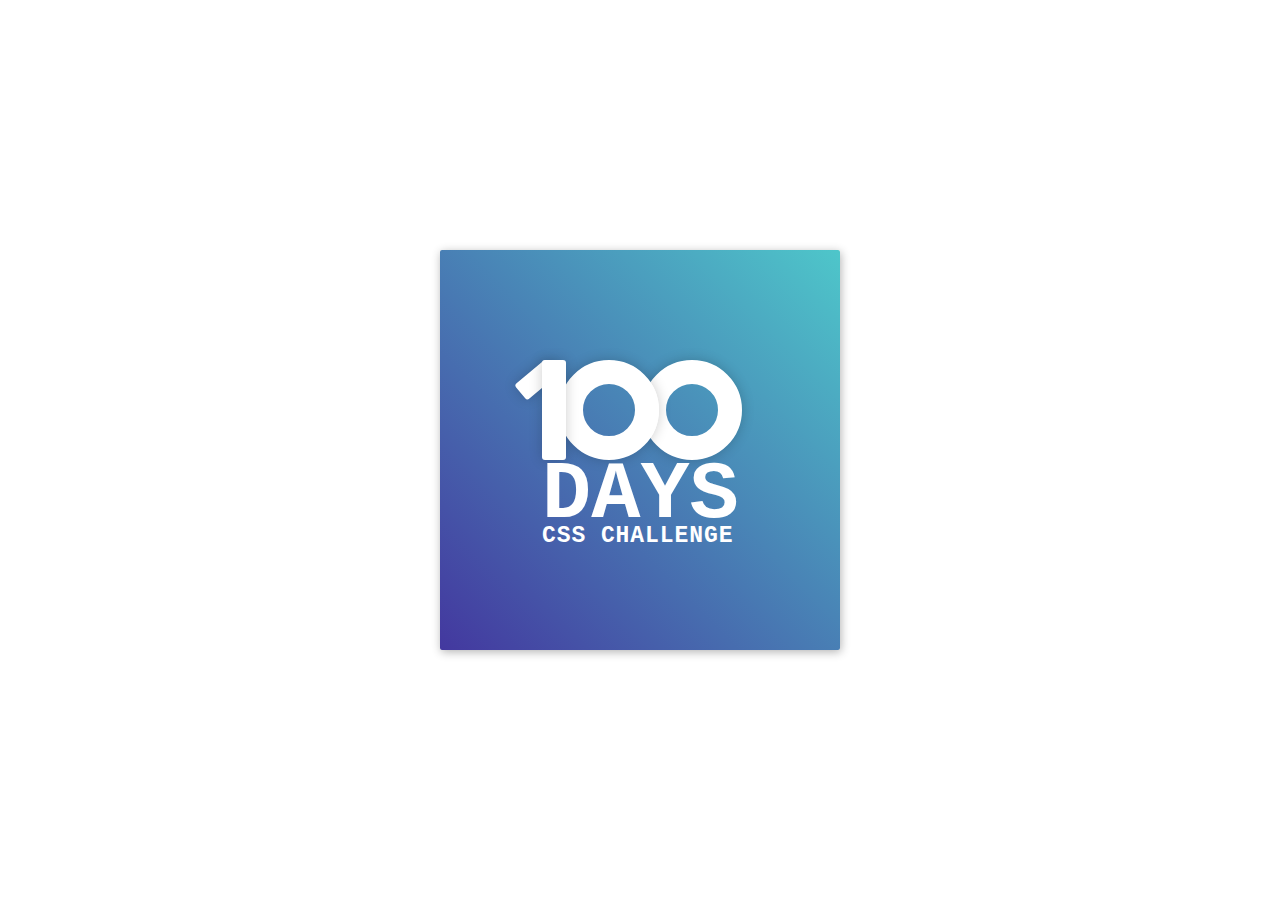
<file: Day 001/index.html>
<!DOCTYPE html>
<html lang="en">
<head>
    <meta charset="UTF-8">
    <meta name="viewport" content="width=device-width, initial-scale=1.0">
    <title>Day 001 1️⃣</title>
    <link rel="stylesheet" href="style.css">
</head>
<body>
    <div class="container">
        <div class="center">
            <div class="number">
                <div class="one-one"></div>
                <div class="one-two"></div>
                <div class="zero-one"></div>
                <div class="zero-two"></div>
            </div>
            <div class="days">Days</div>
            <div class="css">CSS CHALLENGE</div>
        </div>
    </div>
</body>
</html>
</file>
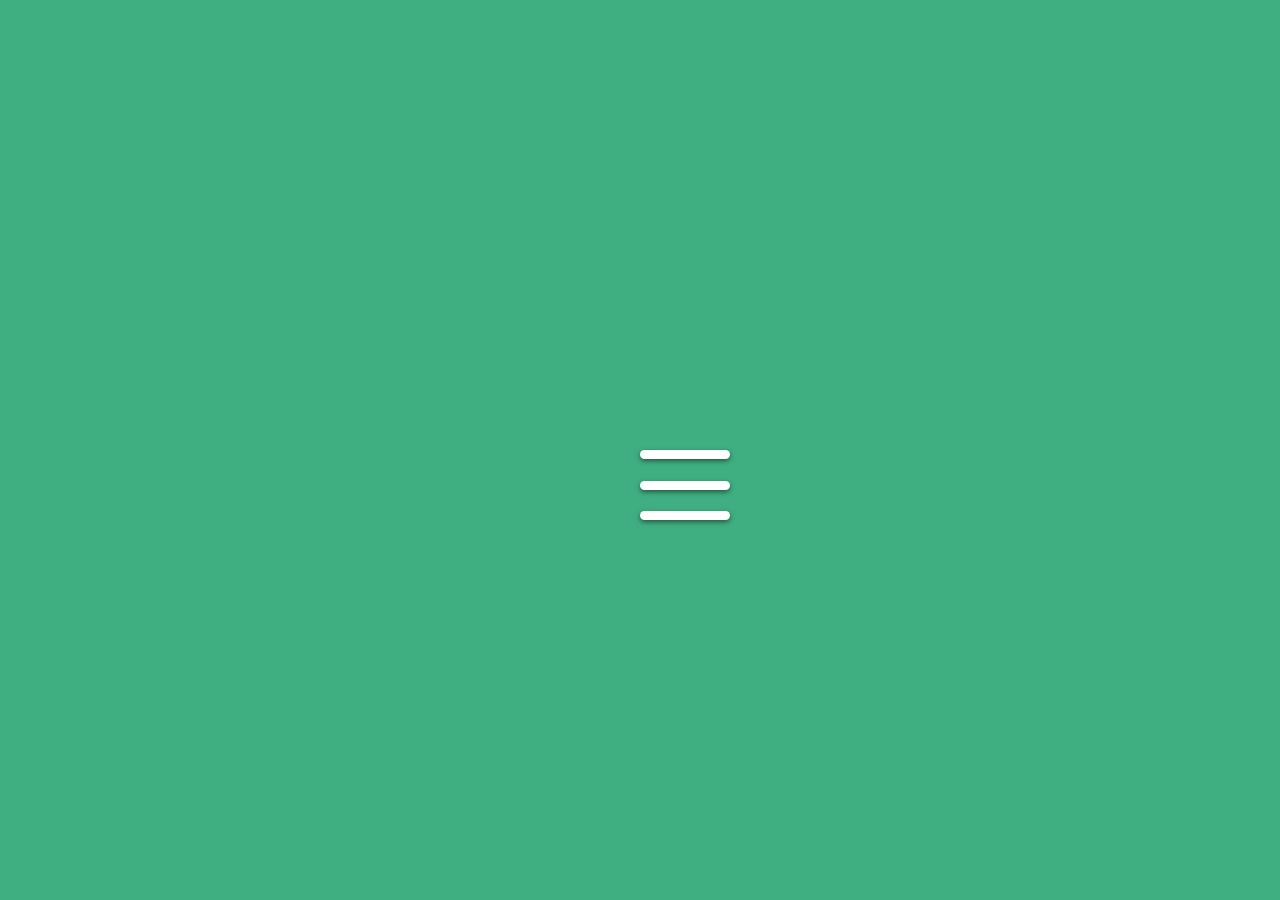
<file: Day 002/index.html>
<!DOCTYPE html>
<html lang="en">
<head>
  <meta charset="UTF-8">
  <meta name="viewport" content="width=device-width, initial-scale=1.0">
  <title>Hamburger Menu 🍔</title>
  <link rel="stylesheet" href="style.css">
  <script src="script.js" defer></script>
</head>
<body>
  <div class="menu-icon" id="menuIcon">
    <div class="wrapper">
      <div class="line top"></div>
      <div class="line middle"></div>
      <div class="line bottom"></div>
    </div>
  </div>
</body>
</html>
</file>
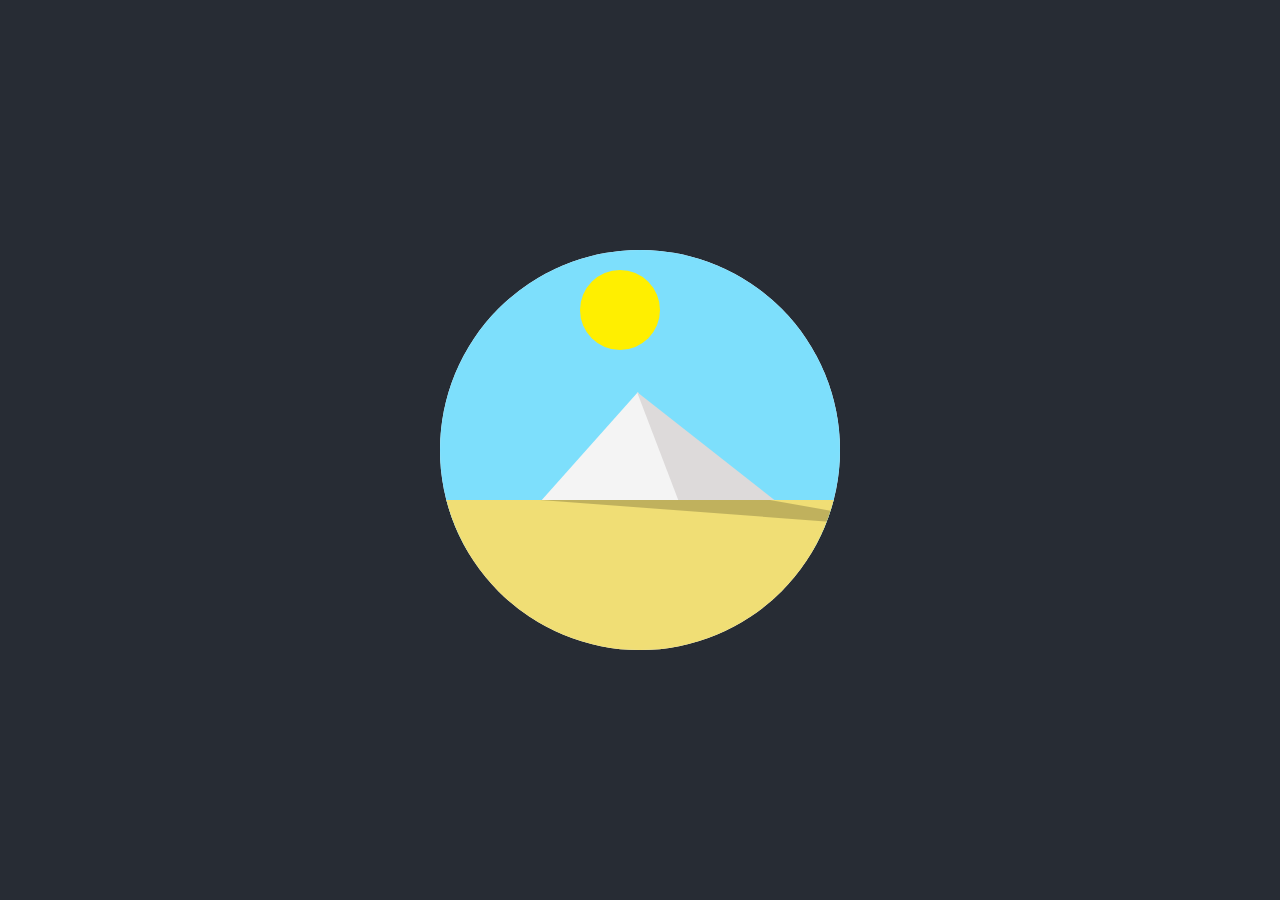
<file: Day 003/index.html>
<!DOCTYPE html>
<html lang="en">
<head>
    <meta charset="UTF-8">
    <meta name="viewport" content="width=device-width, initial-scale=1.0">
    <title>Pyramid 📐</title>
    <link rel="stylesheet" href="style.css">
</head>
<body>
    <div class="container">
        <div class="sky"></div>
        <div class="sun"></div>
        <div class="left-side"></div>
        <div class="right-side"></div>
        <div class="ground"></div>
        <div class="shadow"></div>
    </div>
</body>
</html>
</file>
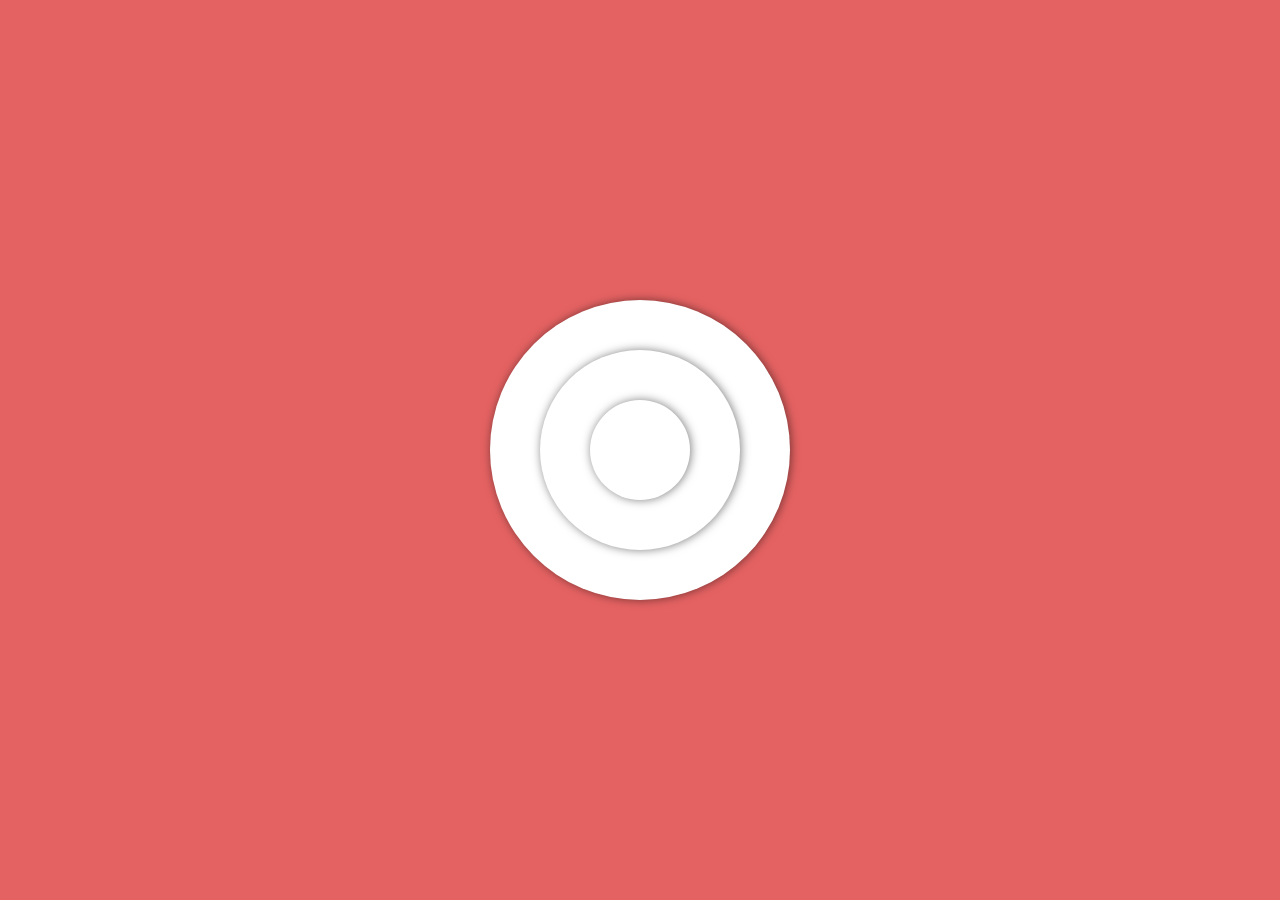
<file: Day 004/index.html>
<!DOCTYPE html>
<html lang="en">
<head>
    <meta charset="UTF-8">
    <meta name="viewport" content="width=device-width, initial-scale=1.0">
    <title>Animation 💢</title>
    <link rel="stylesheet" href="style.css">
</head>
<body>
    <div class="container">
        <div class="circle1"></div>
        <div class="circle2"></div>
        <div class="circle3"></div>
    </div>
</body>
</html>
</file>
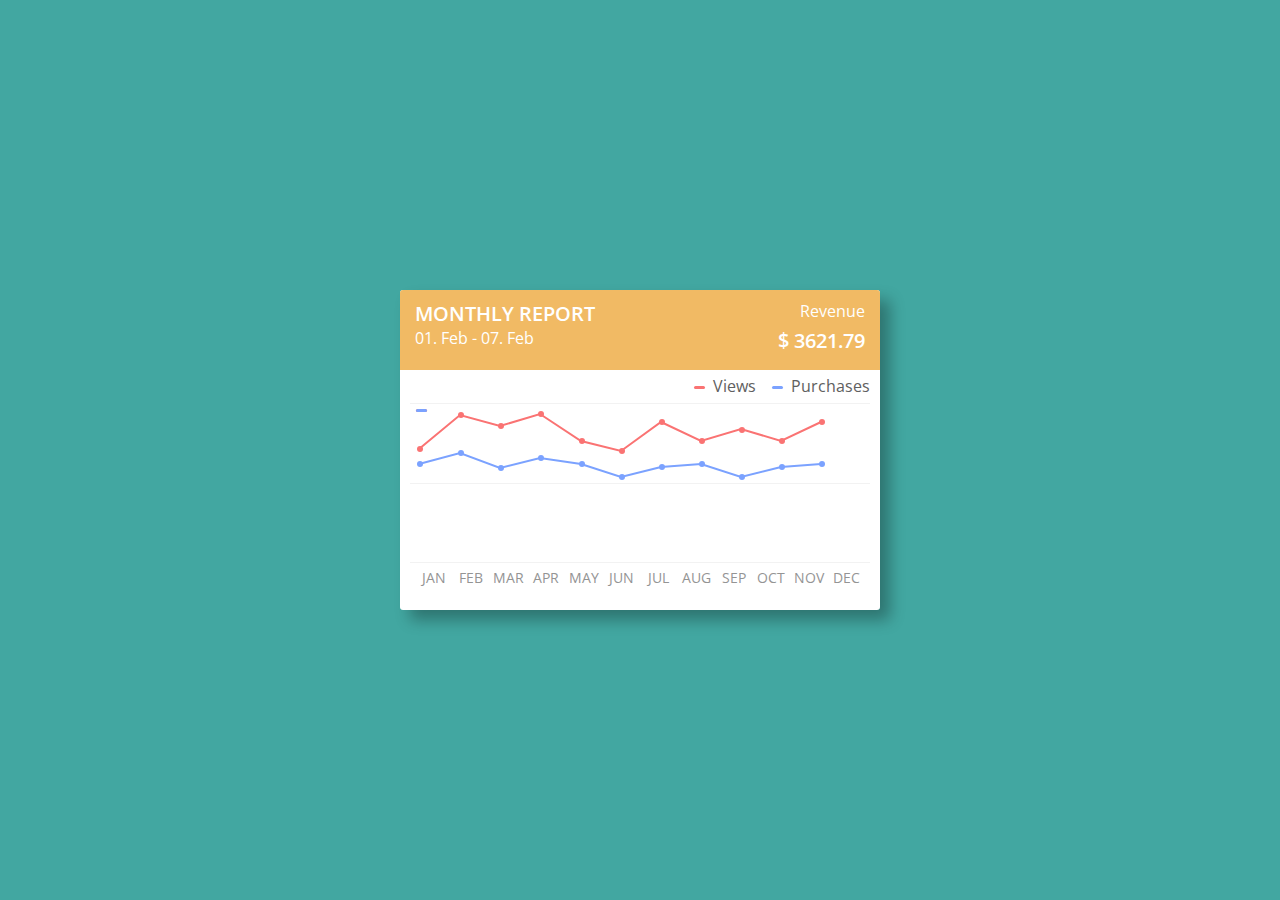
<file: Day 005/index.html>
<!DOCTYPE html>
<html lang="en">
  <head>
    <meta charset="UTF-8" />
    <meta name="viewport" content="width=device-width, initial-scale=1.0" />
    <title>Statistic 📊</title>
    <link rel="stylesheet" href="style.css" />
  </head>
  <body>
    <div class="container">
      <div class="headBar">
        <div class="info">
          <h3 class="title big">Monthly Report</h3>
          <p class="type small">Revenue</p>
          <p class="date small">01. Feb - 07. Feb</p>
          <p class="amount big">$ 3621.79</p>
        </div>
      </div>
      <div class="keys">
        <div class="key">
          <p class="red">Views</p>
        </div>
        <div class="key">
          <p class="blue">Purchases</p>
        </div>
      </div>
      <div class="statistic">
        <div class="line-1"></div>
        <div class="line-2"></div>
        <div class="line-3"></div>
        <div class="data red">
          <svg>
            <polyline
              points="9,46 50,12 90,23 130,11 171,38 211,48 251,19 291,38 331,26 371,38 411,19"
            ></polyline>
          </svg>
          <div class="points">
            <div class="point-1">
              <div class="tooltip">458</div>
            </div>
            <div class="point-2">
              <div class="tooltip">812</div>
            </div>
            <div class="point-3">
              <div class="tooltip">746</div>
            </div>
            <div class="point-4">
              <div class="tooltip">877</div>
            </div>
            <div class="point-5">
              <div class="tooltip">517</div>
            </div>
            <div class="point-6">
              <div class="tooltip">434</div>
            </div>
            <div class="point-7">
              <div class="tooltip">458</div>
            </div>
            <div class="point-8">
              <div class="tooltip">440</div>
            </div>
            <div class="point-9">
              <div class="tooltip">444</div>
            </div>
            <div class="point-10">
              <div class="tooltip">440</div>
            </div>
            <div class="point-11">
              <div class="tooltip">456</div>
            </div>
          </div>
        </div>
        <div class="data blue">
          <svg>
            <polyline
              points="9,61 50,50 90,65 130,55 171,61 211,74 251,64 291,61 331,74 371,64 411,61"
            ></polyline>
          </svg>
          <div class="points">
            <div class="point-1">
              <div class="tooltip">26</div>
            </div>
            <div class="point-2">
              <div class="tooltip">41</div>
            </div>
            <div class="point-3">
              <div class="tooltip">22</div>
            </div>
            <div class="point-4">
              <div class="tooltip">36</div>
            </div>
            <div class="point-5">
              <div class="tooltip">25</div>
            </div>
            <div class="point-6">
              <div class="tooltip">13</div>
            </div>
            <div class="point-7">
              <div class="tooltip">20</div>
            </div>
            <div class="point-8">
              <div class="tooltip">26</div>
            </div>
            <div class="point-9">
              <div class="tooltip">14</div>
            </div>
            <div class="point-10">
              <div class="tooltip">20</div>
            </div>
            <div class="point-11">
              <div class="tooltip">26</div>
            </div>
          </div>
        </div>
      </div>
      <div class="months">
        <span class="month">Jan</span>
        <span class="month">Feb</span>
        <span class="month">Mar</span>
        <span class="month">Apr</span>
        <span class="month">May</span>
        <span class="month">Jun</span>
        <span class="month">Jul</span>
        <span class="month">Aug</span>
        <span class="month">Sep</span>
        <span class="month">Oct</span>
        <span class="month">Nov</span>
        <span class="month">Dec</span>
      </div>
    </div>
  </body>
</html>
</file>
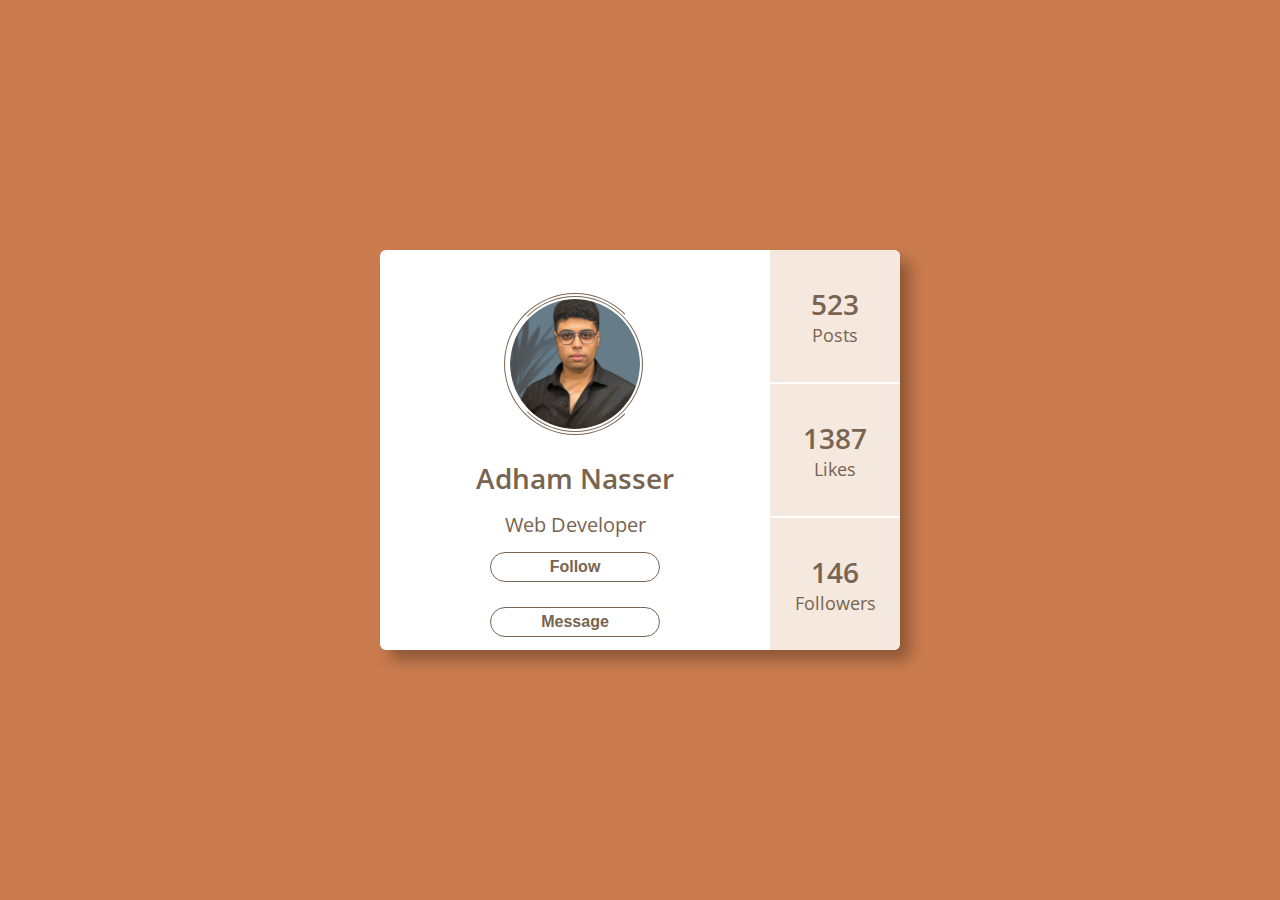
<file: Day 006/index.html>
<!DOCTYPE html>
<html lang="en">
  <head>
    <meta charset="UTF-8" />
    <meta name="viewport" content="width=device-width, initial-scale=1.0" />
    <title>Semi-Profile 🪪</title>
    <link rel="stylesheet" href="style.css" />
  </head>
  <body>
    <div class="container">
      <div class="left-side">
        <div class="wrapper">
          <div class="img">
            <div class="circle1"></div>
            <div class="circle2"></div>
            <img src="me.png" alt="" />
          </div>
          <h1 class="name">Adham Nasser</h1>
          <p class="job">Web Developer</p>
          <button>Follow</button>
          <button>Message</button>
        </div>
      </div>
      <div class="right-side">
        <div class="cards">
          <div class="card">
            <h2>523</h2>
            <p>Posts</p>
          </div>
          <div class="card">
            <h2>1387</h2>
            <p>Likes</p>
          </div>
          <div class="card">
            <h2>146</h2>
            <p>Followers</p>
          </div>
        </div>
      </div>
    </div>
  </body>
</html>
</file>
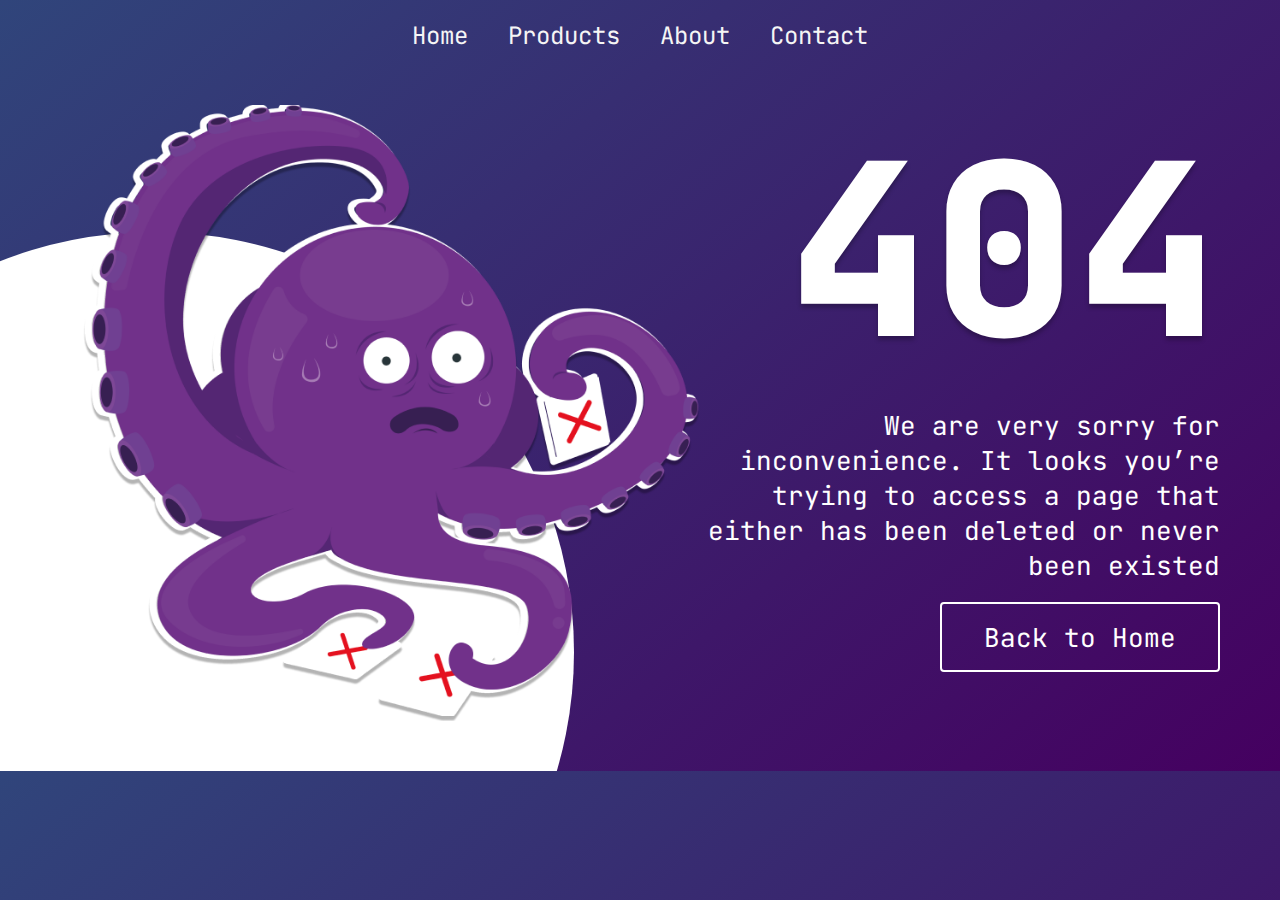
<file: Day 008/index.html>
<!DOCTYPE html>
<html lang="en">
  <head>
    <meta charset="UTF-8" />
    <meta name="viewport" content="width=device-width, initial-scale=1.0" />
    <title>404 Page ⛔</title>
    <link rel="stylesheet" href="style.css" />
  </head>
  <body>
    <header>
      <nav>
        <ul>
          <li><a href="#">Home</a></li>
          <li><a href="#">Products</a></li>
          <li><a href="#">About</a></li>
          <li><a href="#">Contact</a></li>
        </ul>
      </nav>
    </header>

    <div class="left-side">
      <div class="circle"></div>
      <div class="img">
        <img src="./Image.png" alt="" />
      </div>
    </div>

    <div class="right-side">
      <h1>404</h1>
      <p>
        We are very sorry for inconvenience. It looks you’re trying to access a
        page that either has been deleted or never been existed
      </p>
      <button>Back to Home</button>
    </div>
  </body>
</html>
</file>
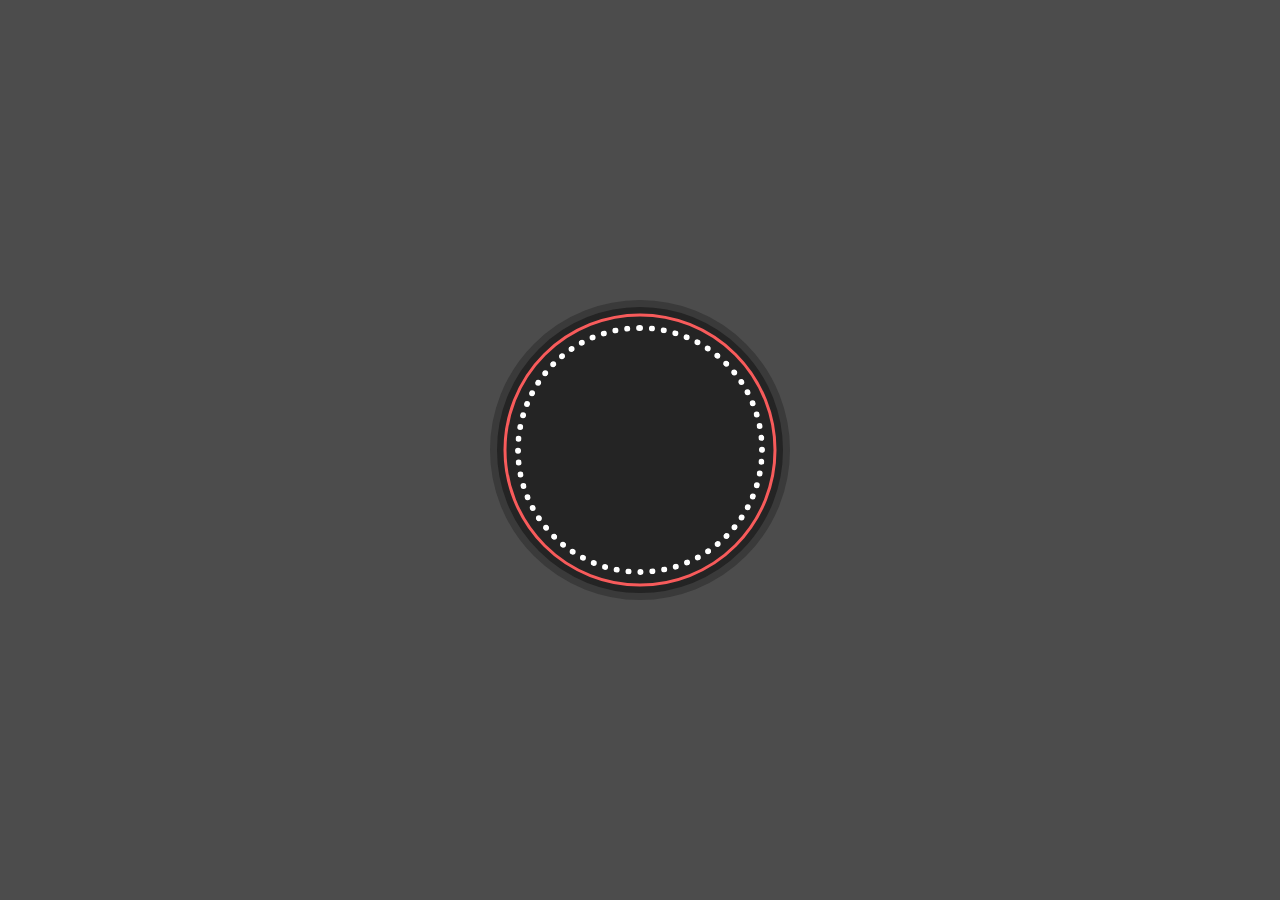
<file: Day 009/index.html>
<!DOCTYPE html>
<html lang="en">
  <head>
    <meta charset="UTF-8" />
    <meta name="viewport" content="width=device-width, initial-scale=1.0" />
    <title>Clock 🕰️</title>
    <link rel="stylesheet" href="style.css" />
    <script src="script.js" defer></script>
  </head>
  <body>
    <div class="container">
      <div class="spinner">
        <svg width="100%" height="100%">
          <circle cx="50%" cy="50%" r="135"></circle>
        </svg>
      </div>
      <div class="dots">
        <div class="info">
          <div class="date"></div>
          <div class="time"></div>
        </div>
      </div>
    </div>
  </body>
</html>
</file>
<file: Day 001/style.css>
* {
  padding: 0;
  margin: 0;
  box-sizing: border-box;
  font-family: "Courier New", "Courier", sans-serif;
}

body {
  display: flex;
  justify-content: center;
  align-items: center;
  height: 100vh;
}

.container {
  position: relative;
  width: 400px;
  height: 400px;
  display: flex;
  justify-content: center;
  align-items: center;
  background: #43389f;
  background: linear-gradient(to top right, #43389f 0%, #4ec6ca 100%);
  border-radius: 2px;
  box-shadow: 1px 2px 10px 0px rgba(0, 0, 0, 0.3);
  color: #fff;
}

.center {
  position: absolute;
  top: 50.8%;
  left: 50.5%;
  transform: translate(-50%, -50%);
}

.number {
  position: relative;
  height: 100px;
  width: 200px;
}

.one-one {
  position: absolute;
  z-index: 1;
  top: 0;
  left: -16px;
  height: 40px;
  width: 20px;
  background: #fff;
  border-radius: 3px;
  transform: rotate(50deg);
  box-shadow: 0 0 13px 0 rgba(0, 0, 0, 0.2);
}

.one-two {
  position: absolute;
  z-index: 10;
  top: 0;
  left: 0px;
  height: 100px;
  width: 24px;
  background: #fff;
  border-radius: 3px;
  box-shadow: 0 0 13px 0 rgba(0, 0, 0, 0.2);
}

.zero-one,
.zero-two {
  position: absolute;
  z-index: 8;
  top: 0;
  left: 17px;
  box-sizing: border-box;
  height: 100px;
  width: 100px;
  border-radius: 50%;
  border: 24px solid #fff;
  box-shadow: 0 0 13px 0 rgba(0, 0, 0, 0.2);
}

.zero-two {
  z-index: 6;
  left: 100px;
}

.days {
  position: relative;
  z-index: 20;
  display: block;
  font-size: 82px;
  line-height: 60px;
  text-transform: uppercase;
  font-weight: 700;
  margin-top: 6px;
}

.css {
  position: relative;
  z-index: 20;
  display: block;
  font-size: 23px;
  line-height: 20px;
  text-transform: uppercase;
  font-weight: 700;
  letter-spacing: 0.04em;
}
</file>
<file: Day 002/style.css>
* {
  margin: 0;
  padding: 0;
  box-sizing: border-box;
}

body {
  background-color: #3faf82;
}

.menu-icon {
  position: absolute;
  top: 50%;
  left: 50%;
  z-index: 1000;
  cursor: pointer;
}

.wrapper {
  width: 90px;
  height: 70px;
  display: flex;
  flex-direction: column;
  justify-content: space-between;
  align-items: center;
}

.line {
  width: 100%;
  height: 9px;
  background-color: #fff;
  border-radius: 5px;
  transition: transform 0.3s ease-in-out;
  box-shadow: 0 2px 5px rgba(0, 0, 0, 0.5);
}

.top {
  animation: animate-line-1-rev 0.7s ease-in-out;
}

.middle {
  margin: 14px 0;
  animation: animate-line-2-rev 0.7s ease-in-out;
}

.bottom {
  animation: animate-line-3-rev 0.7s ease-in-out;
}

.menu-icon.active .top {
  animation: animate-line-1 0.7s cubic-bezier(0.3, 1, 0.7, 1) forwards;
  transform: translateY(30px) rotate(45deg);
}

.menu-icon.active .middle {
  opacity: 0;
  animation: animate-line-2 0.7s cubic-bezier(0.3, 1, 0.7, 1) forwards;
}

.menu-icon.active .bottom {
  transform: translateY(-30px) rotate(-45deg);
  animation: animate-line-3 0.7s cubic-bezier(0.3, 1, 0.7, 1) forwards;
}

@keyframes animate-line-1 {
  0% {
    transform: translate3d(0, 0, 0) rotate(0deg);
  }
  50% {
    transform: translate3d(0, 32, 0) rotate(0);
  }

  100% {
    transform: translate3d(0, 32, 0) rotate(45deg);
  }
}

@keyframes animate-line-2 {
  0% {
    transform: scale(1);
    opacity: 1;
  }
  100% {
    transform: scale(0);
    opacity: 0;
  }
}

@keyframes animate-line-3 {
  0% {
    transform: translate3d(0, 0, 0) rotate(0deg);
  }
  50% {
    transform: translate3d(0, -32, 0) rotate(0);
  }

  100% {
    transform: translate3d(0, -32, 0) rotate(135deg);
  }
}

@keyframes animate-line-1-rev {
  0% {
    transform: translate3d(0, 32px, 0) rotate(45deg);
  }
  50% {
    transform: translate3d(0, 32px, 0) rotate(0);
  }
  100% {
    transform: translate3d(0, 0, 0) rotate(0deg);
  }
}

@keyframes animate-line-2-rev {
  0% {
    transform: scale(0);
    opacity: 0;
  }
  100% {
    transform: scale(1);
    opacity: 1;
  }
}

@keyframes animate-line-3-rev {
  0% {
    transform: translate3d(0, -32px, 0) rotate(135deg);
  }
  50% {
    transform: translate3d(0, -32px, 0) rotate(0);
  }
  100% {
    transform: translate3d(0, 0, 0) rotate(0deg);
  }
}
</file>
<file: Day 003/style.css>
* {
  margin: 0;
  padding: 0;
  box-sizing: border-box;
}

body {
  background-color: #272c34;
  display: flex;
  justify-content: center;
  align-items: center;
  height: 100vh;
}

.container {
  background-color: aliceblue;
  height: 400px;
  width: 400px;
  border-radius: 50%;
  position: relative;
  clip-path: circle(400px at 90px 90px);
  overflow: hidden;
}

.sky {
  background-color: #7ddffc;
  width: 400px;
  height: 300px;
  position: absolute;
  top: 0;
  animation: sky-to-dark 4s cubic-bezier(0.4, 0, 0.49, 1) infinite;
}

@keyframes sky-to-dark {
  0% {
    background: #272c34;
  }
  30% {
    background: #7ddffc;
  }
  70% {
    background: #7ddffc;
  }
  100% {
    background: #272c34;
  }
}

.sun {
  background-color: #ffef00;
  width: 80px;
  height: 80px;
  border-radius: 50%;
  position: absolute;
  top: 20px;
  left: 140px;
  z-index: 2;
  transform-origin: 50% 400%;
  animation: sun-mov 4s cubic-bezier(0.4, 0, 0.49, 1) infinite;
}

@keyframes sun-mov {
  0% {
    background: #f57209;
    transform: rotate(-70deg);
  }
  30% {
    background: #ffef00;
    transform: rotate(-28deg);
  }
  70% {
    background: #ffef00;
  }
  100% {
    background: #f57209;
    transform: rotate(70deg);
  }
}

.ground {
  background-color: #f0de75;
  width: 400px;
  height: 150px;
  position: absolute;
  bottom: 0;
  z-index: 2;
  animation: sand 4s cubic-bezier(0.4, 0, 0.49, 1) infinite;
}

@keyframes sand {
  0% {
    background: #272c34;
  }
  30% {
    background: #f0de75;
  }
  70% {
    background: #f0de75;
  }
  100% {
    background: #272c34;
  }
}

.left-side {
  background-color: #f4f4f4;
  width: 140px;
  height: 110px;
  position: absolute;
  left: 100px;
  top: 142px;
  clip-path: polygon(0% 100%, 100% 100%, 70% 0%);
  animation: shading 4s cubic-bezier(0.4, 0, 0.49, 1) infinite;
}

.right-side {
  background-color: #dddada;
  width: 140px;
  height: 110px;
  position: absolute;
  left: 197px;
  top: 142px;
  clip-path: polygon(30% 100%, 100% 100%, 0% 0%);
  animation: shading 4s cubic-bezier(0.4, 0, 0.29, 1) infinite reverse;
}

@keyframes shading {
  0% {
    background: #272c34;
  }
  30% {
    background: #f4f4f4;
  }
  70% {
    background: #dddada;
  }
  100% {
    background: #272c34;
  }
}

.shadow {
  background: rgba(0, 0, 0, 0.2);
  width: 500px;
  height: 30px;
  position: absolute;
  bottom: 120px;
  left: 100px;
  z-index: 2;
  animation: shadow 4s cubic-bezier(0.4, 0, 0.49, 1) infinite;
  clip-path: polygon(0px 0%, 230px 0%, 80% 100%);
  transform-origin: 50% 0%;
}

@keyframes shadow {
  0% {
    transform: scaleY(0);
    clip-path: polygon(0px 0%, 235px 0%, 100% 100%);
  }
  30% {
    transform: scaleY(1);
    clip-path: polygon(0px 0%, 235px 0%, 80% 100%);
  }
  55% {
    transform: scaleY(0.4);
  }
  75% {
    transform: scaleY(1);
  }
  100% {
    transform: scaleY(0);
    clip-path: polygon(0px 0%, 235px 0%, 0% 100%);
  }
}
</file>
<file: Day 004/style.css>
* {
  margin: 0;
  padding: 0;
  box-sizing: border-box;
}

body {
  height: 100vh;
  display: flex;
  justify-content: center;
  align-items: center;
  background-color: #e56262;
  position: relative;
}

.container {
  display: flex;
  justify-content: center;
  align-items: center;
  position: absolute;
}

.circle1,
.circle2,
.circle3 {
  position: absolute;

  border-radius: 50%;
  background-color: #fff;
  animation-fill-mode: both;
  box-shadow: 1px 0 10px rgba(0, 0, 0, 0.5);
}

.circle1 {
  width: 100px;
  height: 100px;
  z-index: 3;
  animation: move1 2s cubic-bezier(0.21, 0.98, 0.6, 0.99) infinite alternate;
}

.circle2 {
  width: 200px;
  height: 200px;
  z-index: 2;
  animation: move2 2s cubic-bezier(0.21, 0.98, 0.6, 0.99) infinite alternate;
}
.circle3 {
  width: 300px;
  height: 300px;
  z-index: 1;
  animation: move3 2s cubic-bezier(0.21, 0.98, 0.6, 0.99) infinite alternate;
}

@keyframes move1 {
  0%,
  70% {
    box-shadow: 2px 2px 3px 2px rgba(0, 0, 0, 0.2);
    transform: scale(0);
  }
  100% {
    box-shadow: 10px 10px 15px 0 rgba(0, 0, 0, 0.3);
    transform: scale(1);
  }
}

@keyframes move2 {
  0%,
  40% {
    box-shadow: 2px 2px 3px 2px rgba(0, 0, 0, 0.2);
    transform: scale(0);
  }
  100% {
    box-shadow: 10px 10px 15px 0 rgba(0, 0, 0, 0.3);
    transform: scale(1);
  }
}

@keyframes move3 {
  0%,
  10% {
    box-shadow: 2px 2px 3px 2px rgba(0, 0, 0, 0.2);
    transform: scale(0);
  }
  100% {
    box-shadow: 10px 10px 15px 0 rgba(0, 0, 0, 0.3);
    transform: scale(1);
  }
}
</file>
<file: Day 005/style.css>
@import url(https://fonts.googleapis.com/css?family=Open+Sans:600,400);

* {
  margin: 0;
  padding: 0;
  box-sizing: border-box;
}

body {
  font-family: "Open Sans", sans-serif;
  background: #42a7a1;
  width: 100%;
  height: 100vh;
  display: flex;
  align-items: center;
  justify-content: center;
}

.container {
  height: 320px;
  width: 480px;
  background: #fff;
  border-radius: 3px;
  box-shadow: 10px 10px 15px 0 rgba(0, 0, 0, 0.3);
  overflow: hidden;
}

.headBar {
  height: 80px;
  width: 100%;
  background: #f1ba64;
  color: #fff;
}

.info {
  padding: 10px 15px;
  display: grid;
  grid-template-columns: 1fr 1fr;
  position: relative;
}

.headBar p:nth-child(even) {
  text-align: end;
}

.title {
  top: 12px;
  left: 15px;
}

.type {
  top: 14px;
  right: 15px;
}

.date {
  top: 30px;
  left: 15px;
}

.amount {
  top: 28px;
  right: 15px;
}

.big {
  font-weight: 600;
  font-size: 20px;
  text-transform: uppercase;
}

.small {
  font-weight: 400;
  font-size: 16px;
}

.keys {
  display: flex;
  justify-content: end;
  align-items: center;
}

.key {
  position: relative;
  font-size: 16px;
  color: #606060;
  line-height: 13px;
  padding: 0 10px 0 25px;
  margin: 10px 0;
}

.red::before {
  content: "";
  width: 11px;
  height: 3px;
  background: #fa7373;
  position: absolute;
  left: 6px;
  top: 6px;
  display: block;
  border-radius: 3px;
}

.blue::before {
  content: "";
  width: 11px;
  height: 3px;
  background: #7ba2ff;
  position: absolute;
  left: 6px;
  top: 6px;
  display: block;
  border-radius: 3px;
}

.statistic {
  position: relative;
  height: 160px;
  width: 460px;
  margin: 0 auto;
}

.line-1 {
  position: absolute;
  top: 0;
  left: 0;
  right: 0;
  height: 1px;
  background: #f2f2f2;
}

.line-2 {
  position: absolute;
  top: 80px;
  left: 0;
  right: 0;
  height: 1px;
  background: #f2f2f2;
}

.line-3 {
  position: absolute;
  top: inherit;
  left: 0;
  right: 0;
  bottom: 0;
  height: 1px;
  background: #f2f2f2;
}

.data svg {
  position: absolute;
  top: 0;
  left: 0;
  right: 0;
  bottom: 0;
  width: 100%;
}

.data polyline {
  fill: none;
  stroke-width: 2;
  stroke-linecap: round;
  width: 100%;
}

.data.red polyline {
  stroke: #fa7373;
}

.data.blue polyline {
  stroke: #7ba2ff;
}

.data .tooltip {
  position: absolute;
  bottom: 13px;
  left: 50%;
  transform: translate3d(-50%, 10px, 0);
  font-weight: 600;
  font-size: 11px;
  line-height: 11px;
  color: #fff;
  padding: 8px 6px;
  border-radius: 3px;
  visibility: hidden;
  opacity: 0;
  transition: transform 0.4s ease-out 0s, opacity 0.4s ease-out 0s;
}

.data .tooltip:after {
  position: absolute;
  display: block;
  content: "";
  height: 6px;
  width: 6px;
  left: 50%;
  margin-left: -3px;
  bottom: -3px;
  transform: rotate(45deg);
}

.data [class^="point-"] {
  position: absolute;
  width: 6px;
  height: 6px;
  border-radius: 3px;
  cursor: pointer;
  z-index: 10;
}

.data [class^="point-"]:hover .tooltip {
  visibility: visible;
  opacity: 1;
  transform: translate3d(-50%, 0, 0);
}

.data.red [class^="point-"],
.data.red .tooltip,
.data.red .tooltip:after {
  background: #fa7373;
}

.data.red .point-1 {
  left: 7px;
  top: 43px;
}

.data.red .point-2 {
  left: 48px;
  top: 9px;
}

.data.red .point-3 {
  left: 88px;
  top: 20px;
}

.data.red .point-4 {
  left: 128px;
  top: 8px;
}

.data.red .point-5 {
  left: 169px;
  top: 35px;
}

.data.red .point-6 {
  left: 209px;
  top: 45px;
}

.data.red .point-7 {
  left: 249px;
  top: 16px;
}

.data.red .point-8 {
  left: 289px;
  top: 35px;
}

.data.red .point-9 {
  left: 329px;
  top: 24px;
}

.data.red .point-10 {
  left: 369px;
  top: 35px;
}

.data.red .point-11 {
  left: 409px;
  top: 16px;
}

.data.blue [class^="point-"],
.data.blue .tooltip,
.data.blue .tooltip:after {
  background: #7ba2ff;
}

.data.blue .point-1 {
  left: 7px;
  top: 58px;
}

.data.blue .point-2 {
  left: 48px;
  top: 47px;
}

.data.blue .point-3 {
  left: 88px;
  top: 62px;
}

.data.blue .point-4 {
  left: 128px;
  top: 52px;
}

.data.blue .point-5 {
  left: 169px;
  top: 58px;
}

.data.blue .point-6 {
  left: 209px;
  top: 71px;
}

.data.blue .point-7 {
  left: 249px;
  top: 61px;
}

.data.blue .point-8 {
  left: 289px;
  top: 58px;
}

.data.blue .point-9 {
  left: 329px;
  top: 71px;
}

.data.blue .point-10 {
  left: 369px;
  top: 61px;
}

.data.blue .point-11 {
  left: 409px;
  top: 58px;
}

.months {
  width: 450px;
  margin: 0 auto;
  display: flex;
}

.month {
  display: block;
  float: left;
  width: 14%;
  font-size: 14px;
  color: #949494;
  line-height: 30px;
  text-transform: uppercase;
  text-align: center;
}
</file>
<file: Day 006/style.css>
@import url(https://fonts.googleapis.com/css?family=Open+Sans:600,300);

:root {
  --brown: #786450;
}

* {
  margin: 0;
  padding: 0;
  box-sizing: border-box;
}

body {
  background: #ca7c4e;
  background: linear-gradient(top right, #eebe6c 0%, #ca7c4e 100%);
  color: var(--brown);
  font-family: "Open Sans", Helvetica, sans-serif;
}

.container {
  position: absolute;
  top: 50%;
  left: 50%;
  transform: translate(-50%, -50%);
  display: flex;
  justify-content: center;
  align-items: center;
  height: 400px;
  width: 520px;
  background: #fff;
  border-radius: 6px;
  box-shadow: 10px 10px 15px 0 rgba(0, 0, 0, 0.3);
  overflow: hidden;
}

.left-side {
  flex: 3;
  z-index: 2;
  display: flex;
  align-items: center;
  justify-content: center;
  height: 100%;
}

.wrapper {
  display: flex;
  flex-direction: column;
  align-items: center;
  justify-content: center;
  height: 100%;
  width: 100%;
  gap: 20px;
}

.img {
  position: relative;
  height: 130px;
  width: 130px;
  margin: 40px auto 0 auto;
  display: flex;
  justify-content: center;
  align-items: center;
}

.circle1,
.circle2 {
  position: absolute;
  border-radius: 50%;
  box-sizing: border-box;
  transition: all 1.5s ease-in-out;
  border-width: 1px;
  border-style: solid;
}

.circle1 {
  height: 136px;
  width: 136px;
  border-color: var(--brown) var(--brown) var(--brown) transparent;
}

.circle2 {
  width: 142px;
  height: 142px;
  border-color: var(--brown) transparent var(--brown) var(--brown);
}

.img img {
  display: block;
  border-radius: 50%;
  object-fit: cover;
  background: #f5e8df;
  height: 100%;
  width: 100%;
}

.img:hover {
  cursor: pointer;
}

.img:hover .circle1 {
  transform: rotate(360deg);
}

.img:hover .circle2 {
  transform: rotate(-360deg);
}

.name {
  font-size: 28px;
  font-weight: 600;
  margin-top: 10px;
  text-align: center;
}

.job {
  font-size: 20px;
  line-height: 15px;
  text-align: center;
}

button {
  display: block;
  margin: 0 auto 5px auto;
  font-size: 16px;
  font-weight: 600;
  border: 1px solid var(--brown);
  border-radius: 15px;
  transition: all 0.3s ease-in-out;
  color: var(--brown);
  background: none;
  width: 170px;
  height: 30px;
}

button:hover {
  cursor: pointer;
  background: var(--brown);
  color: #fff;
}

.right-side {
  flex: 1;
  display: flex;
  flex-direction: column;
  align-items: center;
  justify-content: center;
  height: 100%;
  width: 100%;
}

.cards {
  display: flex;
  flex-direction: column;
  align-items: center;
  justify-content: center;
  gap: 2px;
  height: 100%;
  width: 100%;
}

.card {
  display: flex;
  flex-direction: column;
  align-items: center;
  justify-content: center;
  height: 100%;
  width: 100%;
  background: #f5e8df;
  transition: all 0.4s ease-in-out;
}

.card:hover {
  cursor: pointer;
  transform: scale(1.1);
  box-shadow: 10px 10px 15px 0 rgba(0, 0, 0, 0.3);
  background: #e1cfc2;
}

.card h2 {
  font-size: 28px;
  font-weight: 600;
}

.card p {
  font-size: 18px;
}

@media (max-width: 768px) {
    .container {
      flex-direction: column;
      height: auto;
      width: 80%;
    }
  
    .left-side {
      order: 2;
      flex: 1;
    }
  
    .right-side {
      order: 1;
      flex: 1;
      width: 100%;
    }
  
    .img {
      margin: 20px auto 0 auto;
    }
  
    .name {
      font-size: 24px;
    }
  
    .job {
      font-size: 18px;
    }
  
    .button {
      width: 100%;
      margin: 5px auto;
    }
  
    .cards {
      flex-direction: row;
      gap: 10px;
      justify-content: center;
      width: 100%;
    }
  
    .card {
      width: 100%;
    }
  
    .card h2 {
      font-size: 24px;
    }
  
    .card p {
      font-size: 16px;
    }
  }
</file>
<file: Day 008/style.css>
@import url(https://fonts.googleapis.com/css?family=JetBrains+Mono:100,200,300,regular,500,600,700,800,100italic,200italic,300italic,italic,500italic,600italic,700italic,800italic);

* {
  margin: 0;
  padding: 0;
  box-sizing: border-box;
}

body {
  background: linear-gradient(140deg, #71318a 0%, #30457b 0.01%, #450060 100%);
  font-family: "JetBrains Mono", monospace;
  overflow: hidden;
}

header {
  position: relative;
  width: 100%;
  background: transparent;
}

nav {
  display: flex;
  justify-content: center;
  align-items: center;
  padding: 20px 100px;
}

header ul {
  position: relative;
  display: flex;
  justify-content: center;
  align-items: center;
  gap: 40px;
}

header ul li {
  position: relative;
  list-style: none;
}

header ul li a {
  position: relative;
  display: block;
  color: whitesmoke;
  text-decoration: none;
  font-size: 24px;
  font-style: normal;
  font-weight: 400;
  line-height: normal;
}

.left-side {
  position: relative;
  width: 700px;
  height: 700px;
  float: left;
}

.circle {
  position: absolute;
  top: 0;
  left: 0;
  width: 100%;
  height: 100%;
  background: #fff;
  clip-path: circle(60% at 22% 83%);
}

.img {
  position: absolute;
  bottom: 50px;
  right: 0;
  width: 617px;
  height: 616px;
  object-fit: cover;
  z-index: 2;
}

.img img {
  position: absolute;
  top: 0;
  left: 0;
  width: 100%;
  height: 100%;
  object-fit: cover;
}

.right-side {
  position: relative;
  width: calc(100% - 700px);
  float: left;
  display: flex;
  justify-content: center;
  align-items: end;
  flex-direction: column;
  padding: 20px 60px;
}

h1 {
  color: #fff;
  text-shadow: 0px 4px 4px rgba(0, 0, 0, 0.25);
  font-size: 240px;
  font-style: normal;
  font-weight: 800;
  line-height: normal;
}

p {
  color: #fff;
  text-align: right;
  font-size: 26px;
  font-style: normal;
  font-weight: 400;
  line-height: normal;
  width: 550px;
  height: 174px;
  flex-shrink: 0;
  margin-bottom: 20px;
}

button {
  width: 280px;
  height: 70px;
  border-radius: 4px;
  border: 2px solid #fff;
  background: transparent;
  color: #fff;
  text-align: center;
  font-family: JetBrains Mono;
  font-size: 26px;
  font-style: normal;
  font-weight: 400;
  line-height: normal;
}

@media (max-width: 768px) {
  body {
    overflow: auto;
  }

  header ul li a {
    font-size: 18px;
    font-weight: 400;
  }

  .left-side {
      float: none;
      width: 100%;
  }

  .right-side {
      float: none;
      width: 100%;
      padding: 20px;
  }
}
</file>
<file: Day 009/style.css>
@import url(https://fonts.googleapis.com/css?family=Open+Sans:700,400);

* {
  margin: 0;
  padding: 0;
  box-sizing: border-box;
}

body {
  background: #4c4c4c;
  font-size: 12px;
  line-height: 100%;
  text-transform: uppercase;
  font-family: "Open Sans", Helvetica, sans-serif;
  color: #fff;
}

.container {
  position: absolute;
  top: 50%;
  left: 50%;
  transform: translate(-50%, -50%);
  display: flex;
  justify-content: center;
  align-items: center;
  background: #242424;
  border: 7px solid #3a3a3a;
  border-radius: 50%;
  text-align: center;
  width: 300px;
  height: 300px;
}

.spinner {
  position: absolute;
  width: 280px;
  height: 280px;
  border-radius: 50%;
}

.spinner circle {
  stroke: #f85b5b;
  stroke-width: 3;
  fill: none;
  stroke-dasharray: 942;
  animation: spinner 1s linear infinite;
  transform-origin: center center;
  transform: rotate(-90deg);
}

@keyframes spinner {
  from {
    stroke-dashoffset: 942;
    transform: rotate(-90deg) scaleY(1);
  }
  50% {
    stroke-dashoffset: 0;
    transform: rotate(-90deg) scaleY(1);
  }
  50.001% {
    transform: rotate(-90deg) scaleY(-1);
  }
  to {
    stroke-dashoffset: 942;
    transform: rotate(-90deg) scaleY(-1);
  }
}

.dots {
  width: 250px;
  height: 250px;
  border-radius: 50%;
  border: 6px dotted #fff;
  display: flex;
  justify-content: center;
  align-items: center;
}

.info {
  display: flex;
  flex-direction: column;
  justify-content: center;
  align-items: center;
  text-align: center;
  gap: 10px;
}

.date {
  width: 100%;
  font-size: 15px;
}

.time {
  width: 100%;
  font-weight: 700;
  font-size: 50px;
  line-height: 100%;
  margin: 4px 0;
}
</file>
